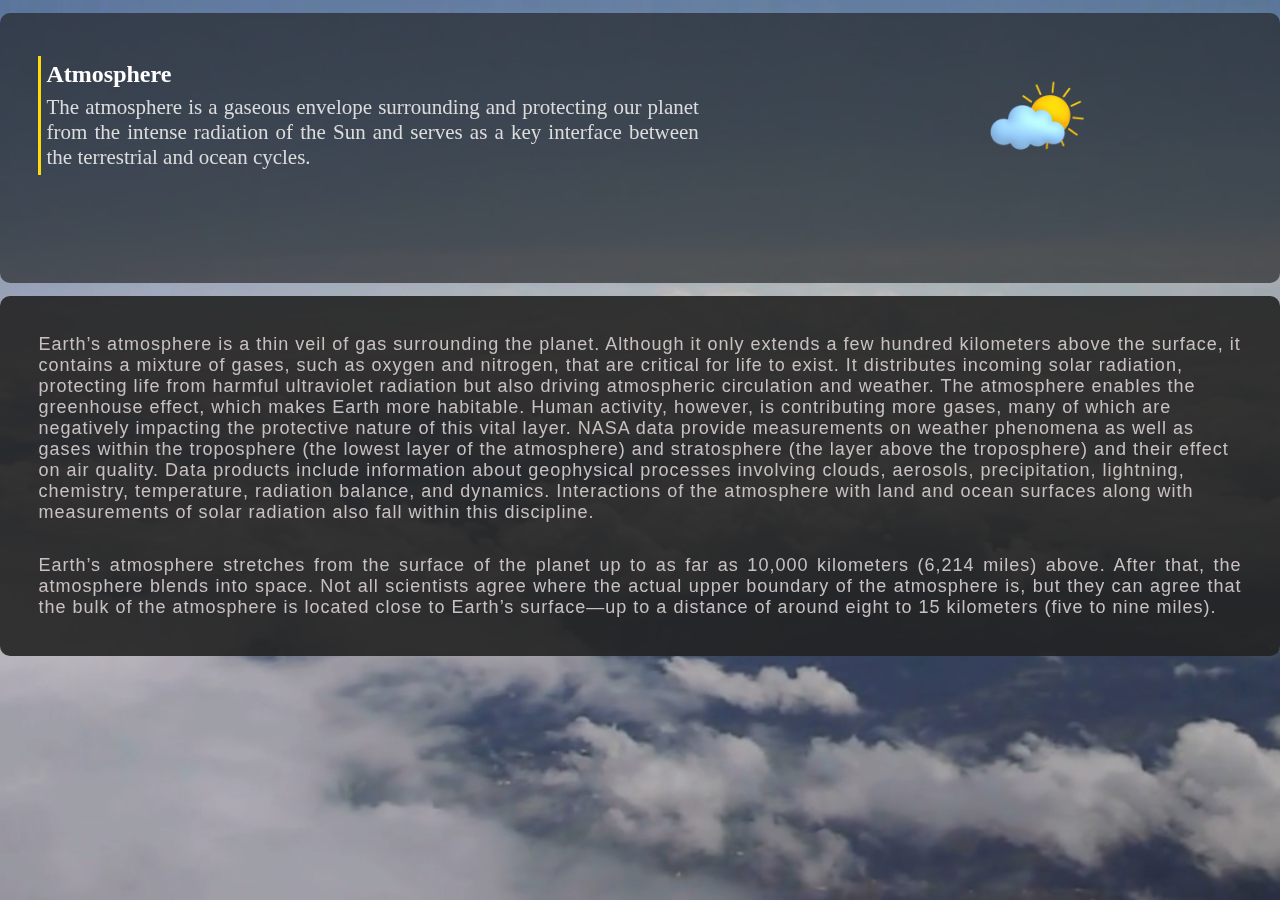
<file: Atmosphere.html>
<!DOCTYPE html>
<html lang="en">
<head>
    <meta charset="UTF-8">
    <meta http-equiv="X-UA-Compatible" content="IE=edge">
    <meta name="viewport" content="width=device-width, initial-scale=1.0">
    <title>Atmosphere</title>
    <link rel="icon" href="OIP.jpeg" />
    <link rel="stylesheet" href="Atmosphere.css">
</head>
<body>
    <video width=100% height="auto" id="bgvideo" muted="true" autoplay playsinline loop>
        <source src="atmoshere.mp4" type="video/mp4" alt="background">
    </video>
    <div class="container">
        <div class="container-text">
        <h2>Atmosphere</h2>
        <h6>The atmosphere is a gaseous envelope surrounding and protecting our planet from the intense radiation of the Sun and serves as a key interface between the terrestrial and ocean cycles. </h6>
        </div>
        <img src="1664477671498.png" alt="cloud&sun">
    </div>
    <div class="container-paragraphs">
        <p class="first-paragraph">Earth’s atmosphere is a thin veil of gas surrounding the planet. Although it only
            extends a few hundred kilometers above the surface, it contains a mixture of gases, such as oxygen and
            nitrogen, that are critical for life to exist. It distributes incoming solar radiation, protecting life
            from harmful ultraviolet radiation but also driving atmospheric circulation and weather. The atmosphere
            enables the greenhouse effect, which makes Earth more habitable. Human activity, however, is contributing
            more gases, many of which are negatively impacting the protective nature of this vital layer. NASA data
            provide measurements on weather phenomena as well as gases within the troposphere (the lowest layer of the
            atmosphere) and stratosphere (the layer above the troposphere) and their effect on air quality.
            Data products include information about geophysical processes involving clouds, aerosols, precipitation,
            lightning, chemistry, temperature, radiation balance, and dynamics. Interactions of the atmosphere with land
            and ocean surfaces along with measurements of solar radiation also fall within this discipline.</p>
        <p class="second-paragraph">Earth’s atmosphere stretches from the surface of the planet up to as far as 10,000 kilometers (6,214 miles)
            above. After that, the atmosphere blends into space. Not all scientists agree where the actual upper boundary
            of the atmosphere is, but they can agree that the bulk of the atmosphere is located close to Earth’s surface—up
            to a distance of around eight to 15 kilometers (five to nine miles).</p>
    </div>
</body>
</html>
</file>
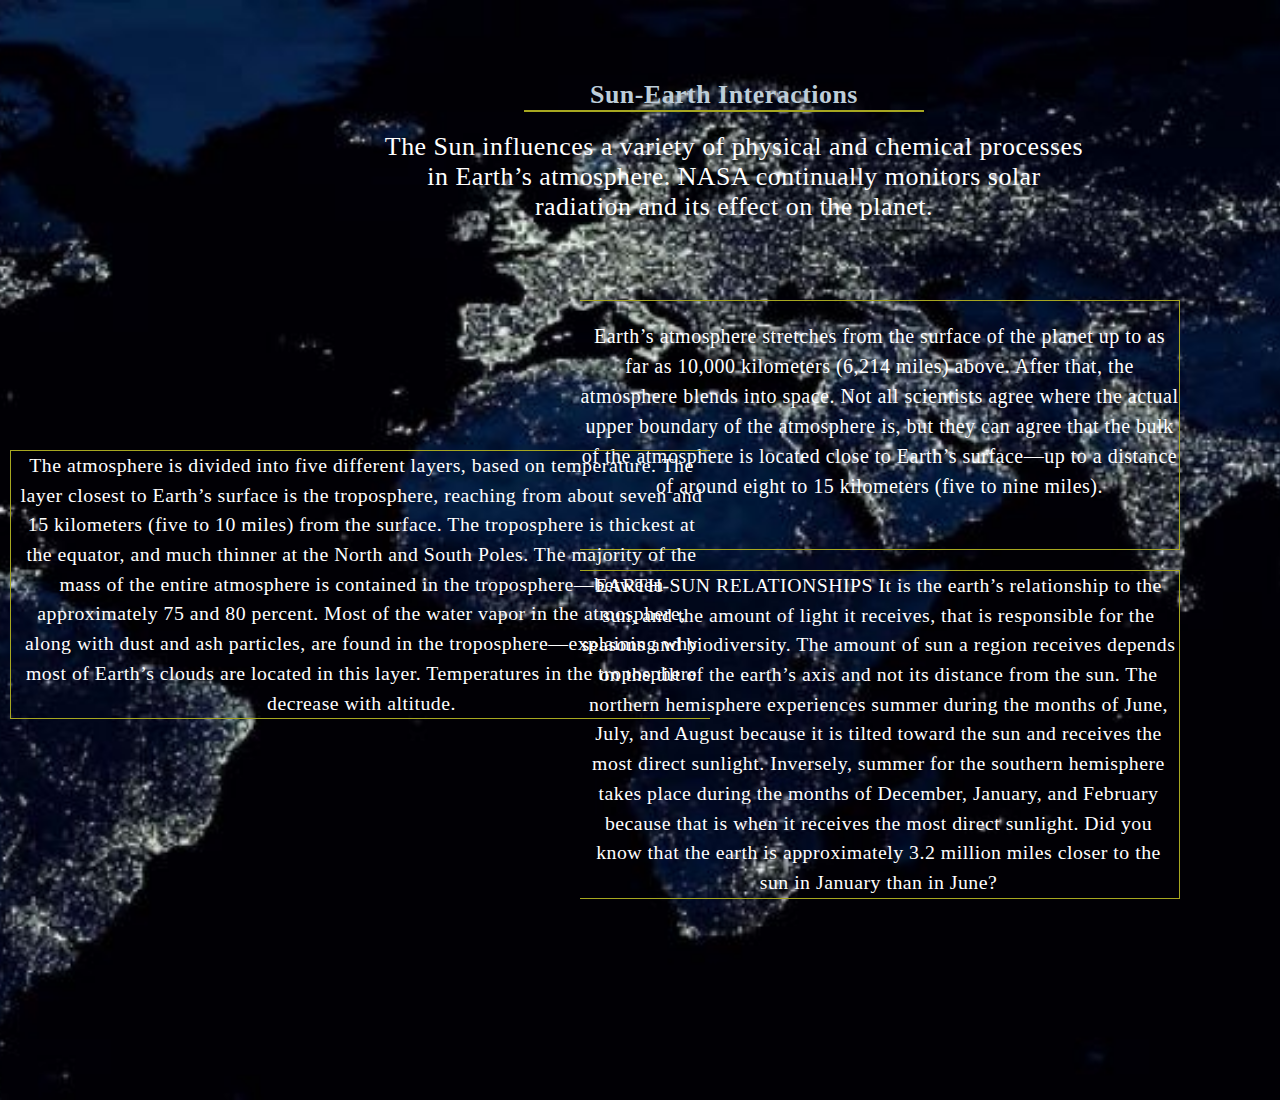
<file: dashboard index.html>
<!DOCTYPE html>
<html lang="en">
<head>
    <meta charset="UTF-8">
    <meta http-equiv="X-UA-Compatible" content="IE=edge">
    <meta name="viewport" content="width=device-width, initial-scale=1.0">
    <link rel="stylesheet" href="dashboard style.css">
    <title>Sun Earth Interaction</title>
</head>
<body>
    <header class="toppage">
        <img src="3d57f8c8-f9d2-4c2f-9eea-cf141cc0bc76.jfif" alt="your browser does not support this typw of images">
        <section class="info1">Earth’s atmosphere stretches from the surface of the planet up to as far as 10,000 kilometers (6,214 miles) above. After that, the atmosphere blends into space. Not all scientists agree where the actual upper boundary of the atmosphere is, but they can agree that the bulk of the atmosphere is located close to Earth’s surface—up to a distance of around eight to 15 kilometers (five to nine miles).</section>
        <section class="info2"><p> The atmosphere is divided into five different layers, based on temperature. The layer closest to Earth’s surface is the troposphere, reaching from about seven and 15 kilometers (five to 10 miles) from the surface. The troposphere is thickest at the equator, and much thinner at the North and South Poles. The majority of the mass of the entire atmosphere is contained in the troposphere—between approximately 75 and 80 percent. Most of the water vapor in the atmosphere, along with dust and ash particles, are found in the troposphere—explaining why most of Earth’s clouds are located in this layer. Temperatures in the troposphere decrease with altitude.</p></section>
        <section class="info3"><p>EARTH-SUN RELATIONSHIPS
            It is the earth’s relationship to the sun, and the amount of light it receives, that is responsible for the seasons and biodiversity. The amount of sun a region receives depends on the tilt of the earth’s axis and not its distance from the sun. The northern hemisphere experiences summer during the months of June, July, and August because it is tilted toward the sun and receives the most direct sunlight. Inversely, summer for the southern hemisphere takes place during the months of December, January, and February because that is when it receives the most direct sunlight. Did you know that the earth is approximately 3.2 million miles closer to the sun in January than in June?</p></section>
    </header>
    <article class="articlehead">
        <article>
           <h1>Sun-Earth Interactions</h1> 
             <p> The Sun influences a variety of physical and chemical processes in Earth’s atmosphere. NASA continually monitors solar radiation and its effect on the planet.</p>
        </article>
</body>
</html>
</file>
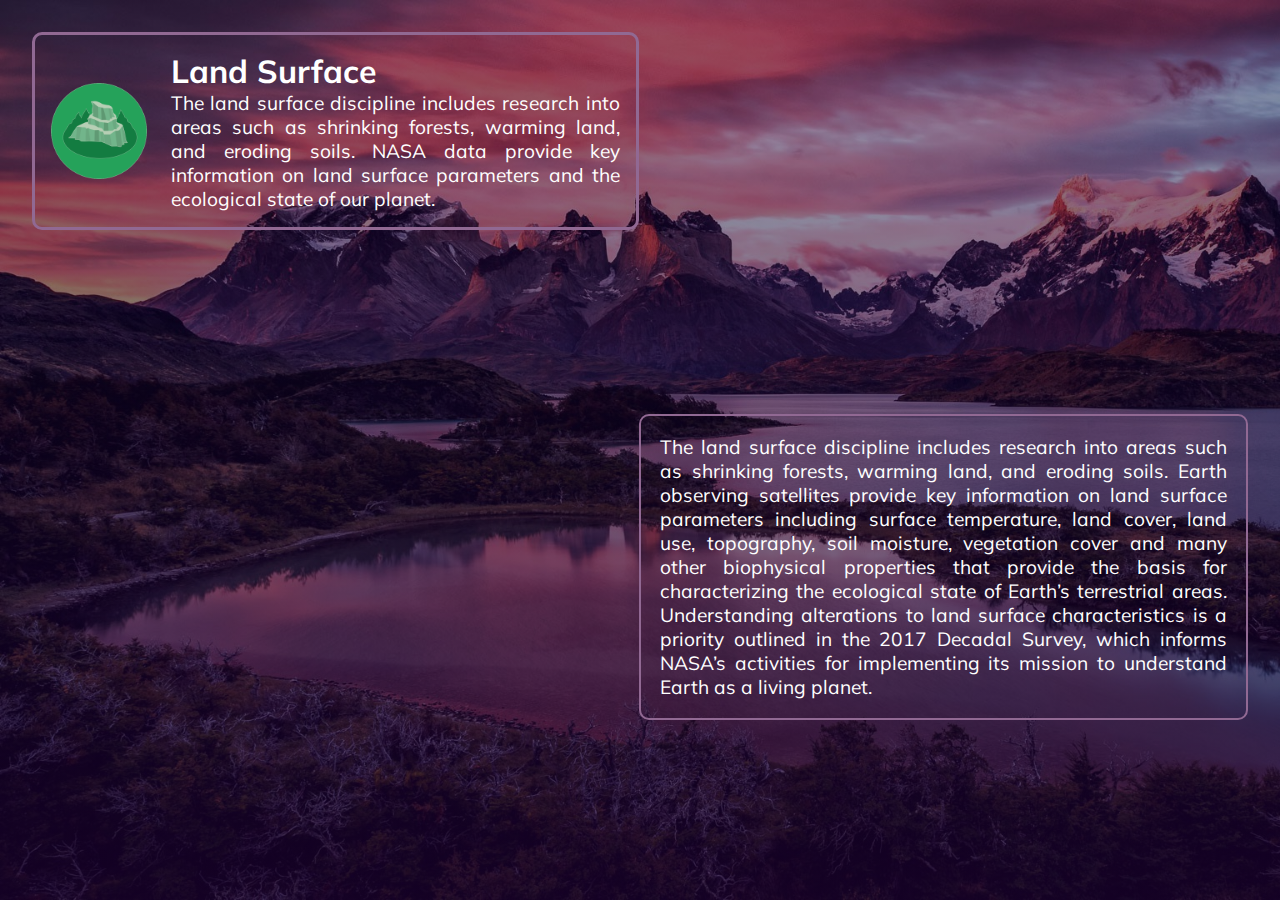
<file: land.html>
<!DOCTYPE html>
<html lang="en">
<head>
    <meta charset="UTF-8">
    <meta http-equiv="X-UA-Compatible" content="IE=edge">
    <meta name="viewport" content="width=device-width, initial-scale=1.0">
    <link rel="icon" href="OIP.jpeg" />
    <title>Land Surface</title>
    <link rel="stylesheet" href="land.css">
</head>
<!--<i class="fa-light fa-up-right-and-down-left-from-center"></i>-->
<body>
    <aside>
        <img src="land-surface-icon.png" alt="Land Surface">
        <div>
            <h1>Land Surface</h1>
            <p>The land surface discipline includes research into areas such as shrinking forests, warming land, and eroding soils. NASA data provide key information on land surface parameters and the ecological state of our planet.</p>
        </div>
    </aside>
    <section>
        <p>The land surface discipline includes research into areas such as shrinking forests, warming land, and eroding soils. Earth observing satellites provide key information on land surface parameters including surface temperature, land cover, land use, topography, soil moisture, vegetation cover and many other biophysical properties that provide the basis for characterizing the ecological state of Earth’s terrestrial areas. Understanding alterations to land surface characteristics is a priority outlined in the 2017 Decadal Survey, which informs NASA’s activities for implementing its mission to understand Earth as a living planet.</p>
    </section>
</body>
</html>
</file>
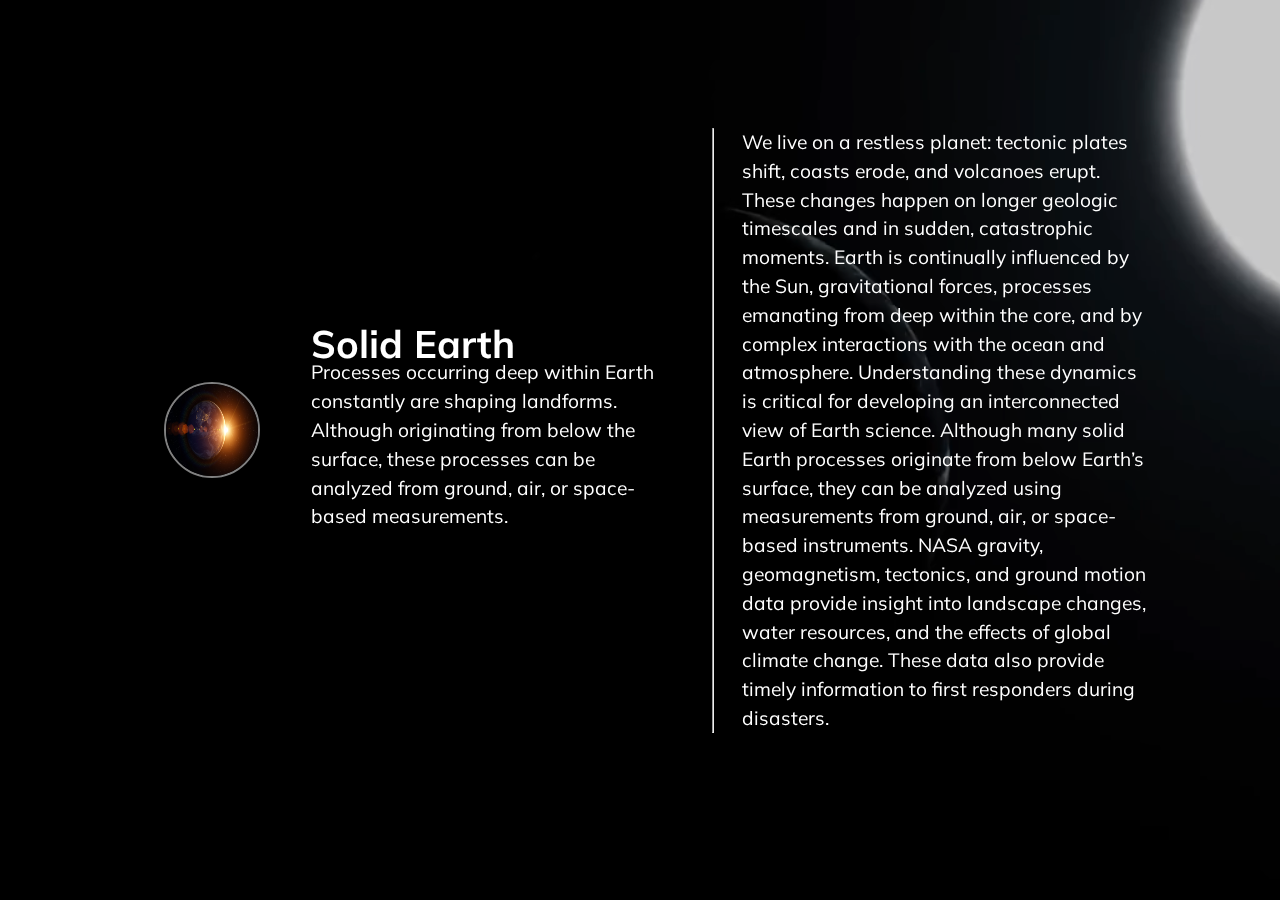
<file: solidearth.html>
<!DOCTYPE html>
<html lang="en">
<head>
    <meta charset="UTF-8">
    <meta http-equiv="X-UA-Compatible" content="IE=edge">
    <meta name="viewport" content="width=device-width, initial-scale=1.0">
    <link rel="icon" href="OIP.jpeg" />
    <title>Solid Earth</title>
    <link rel="stylesheet" href="solidearth.css">
</head>
<body>
    <video width=100% height="auto" id="bgvideo" muted="true" autoplay playsinline loop>
        <source src="earth-layers.mp4" type="video/mp4" alt="background">
    </video>
    <aside>
        <img src="Interaction.jpg">
        <div>
            <h1>Solid Earth</h1>
            <p>Processes occurring deep within Earth constantly are shaping landforms. Although originating from below the surface, these processes can be analyzed from ground, air, or space-based measurements.</p>    
        </div>
    </aside>
    <hr>
    <section>
        <p>We live on a restless planet: tectonic plates shift, coasts erode, and volcanoes erupt. These changes happen on longer geologic timescales and in sudden, catastrophic moments.
            Earth is continually influenced by the Sun, gravitational forces, processes emanating from deep within the core, and by complex interactions with the ocean and atmosphere.
            Understanding these dynamics is critical for developing an interconnected view of Earth science. Although many solid Earth processes originate from below Earth’s surface, they can be analyzed using measurements from ground, air, or space-based instruments.
            NASA gravity, geomagnetism, tectonics, and ground motion data provide insight into landscape changes, water resources, and the effects of global climate change. These data also provide timely information to first responders during disasters.</p>
    </section>
</body>
</html>
</file>
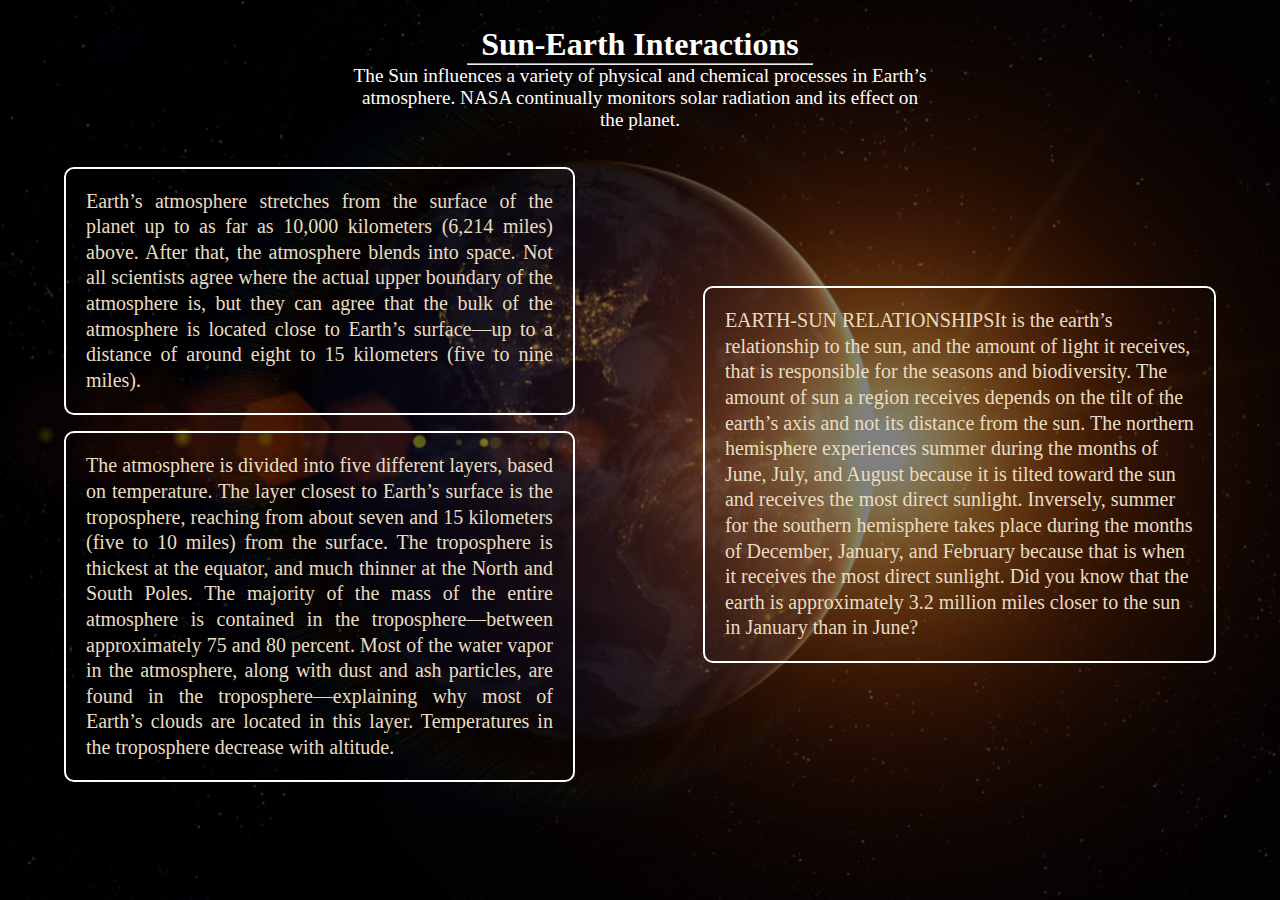
<file: sun&earth.html>
<!DOCTYPE html>
<html lang="en">
<head>
    <meta charset="UTF-8">
    <meta http-equiv="X-UA-Compatible" content="IE=edge">
    <meta name="viewport" content="width=device-width, initial-scale=1.0">
    <link rel="icon" href="OIP.jpeg" />
    <link rel="stylesheet" href="sun&earth.css">
    <title>Sun Earth Interaction</title>
</head>
<body>
    <header>
        <h1>Sun-Earth Interactions</h1>
        <hr>
        <p> The Sun influences a variety of physical and chemical processes in Earth’s atmosphere. NASA continually monitors solar radiation and its effect on the planet.</p>
    </header>
    <br><br>
    <footer>
        <article>
            <div class="top">
                <p>Earth’s atmosphere stretches from the surface of the planet up to as far as 10,000 kilometers (6,214 miles) above. After that, the atmosphere blends into space. Not all scientists agree where the actual upper boundary of the atmosphere is, but they can agree that the bulk of the atmosphere is located close to Earth’s surface—up to a distance of around eight to 15 kilometers (five to nine miles).</p>
            </div>
            <div class="bottom">
                <p> The atmosphere is divided into five different layers, based on temperature. The layer closest to Earth’s surface is the troposphere, reaching from about seven and 15 kilometers (five to 10 miles) from the surface. The troposphere is thickest at the equator, and much thinner at the North and South Poles. The majority of the mass of the entire atmosphere is contained in the troposphere—between approximately 75 and 80 percent. Most of the water vapor in the atmosphere, along with dust and ash particles, are found in the troposphere—explaining why most of Earth’s clouds are located in this layer. Temperatures in the troposphere decrease with altitude.</p>
            </div>
        </article>
        <aside>
            <p>EARTH-SUN RELATIONSHIPSIt is the earth’s relationship to the sun, and the amount of light it receives, that is responsible for the seasons and biodiversity. The amount of sun a region receives depends on the tilt of the earth’s axis and not its distance from the sun. The northern hemisphere experiences summer during the months of June, July, and August because it is tilted toward the sun and receives the most direct sunlight. Inversely, summer for the southern hemisphere takes place during the months of December, January, and February because that is when it receives the most direct sunlight. Did you know that the earth is approximately 3.2 million miles closer to the sun in January than in June?</p>
        </aside>
    </footer>
</body>
</html>
</file>
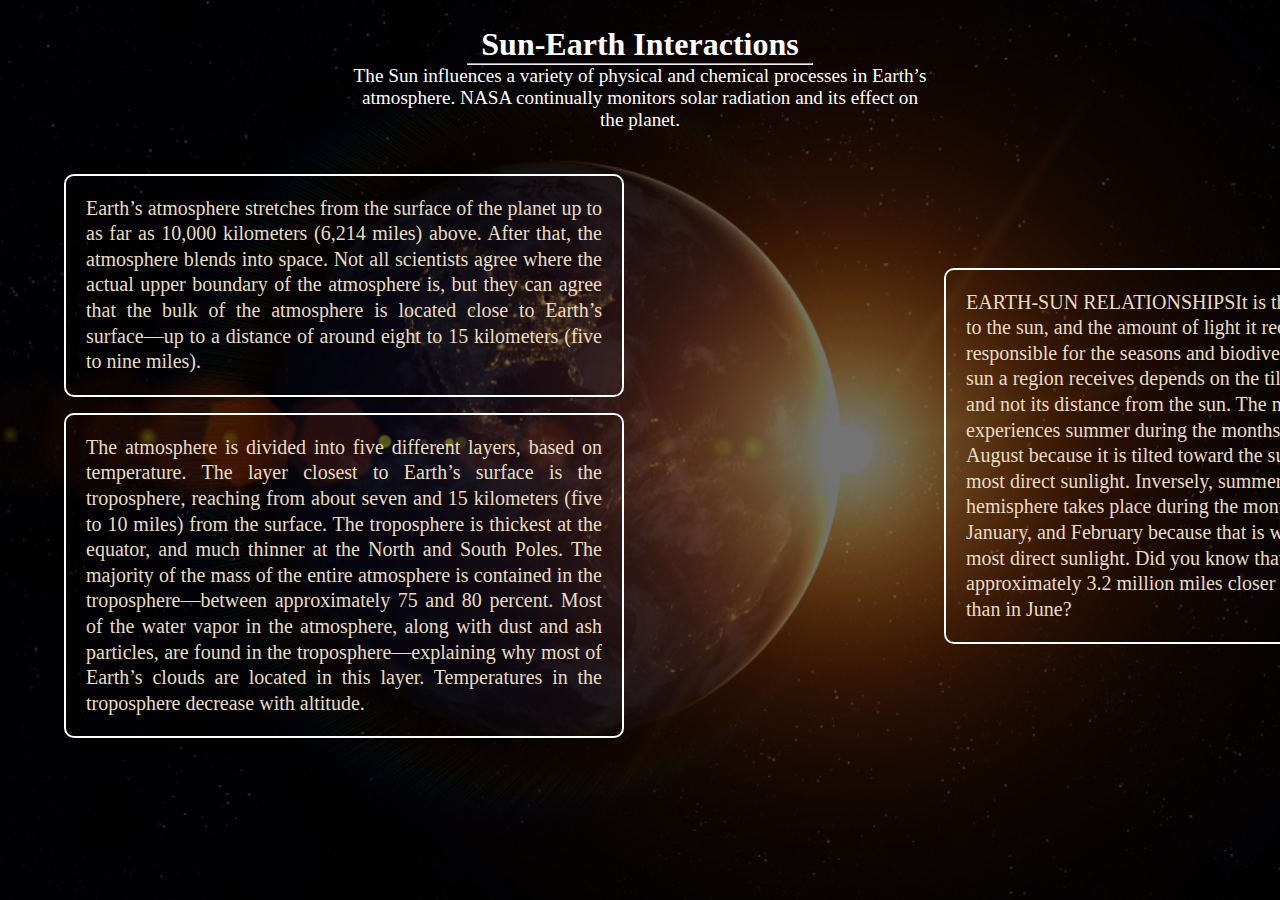
<file: Earth Data Analysis Developers Wanted/sun&earth.html>
<!DOCTYPE html>
<html lang="en">
<head>
    <meta charset="UTF-8">
    <meta http-equiv="X-UA-Compatible" content="IE=edge">
    <meta name="viewport" content="width=device-width, initial-scale=1.0">
    <link rel="icon" href="OIP.jpeg" />
    <link rel="stylesheet" href="sun&earth.css">
    <title>Sun Earth Interaction</title>
</head>
<body>
    <header>
        <div>
            <img src="Interaction.jpg" alt="your browser does not support this type of images">
        </div>
        <h1>Sun-Earth Interactions</h1>
        <hr>
        <p> The Sun influences a variety of physical and chemical processes in Earth’s atmosphere. NASA continually monitors solar radiation and its effect on the planet.</p>
    </header>
    <br><br>
    <footer>
        <article>
            <div class="top">
                <p>Earth’s atmosphere stretches from the surface of the planet up to as far as 10,000 kilometers (6,214 miles) above. After that, the atmosphere blends into space. Not all scientists agree where the actual upper boundary of the atmosphere is, but they can agree that the bulk of the atmosphere is located close to Earth’s surface—up to a distance of around eight to 15 kilometers (five to nine miles).</p>
            </div>
            <div class="bottom">
                <p> The atmosphere is divided into five different layers, based on temperature. The layer closest to Earth’s surface is the troposphere, reaching from about seven and 15 kilometers (five to 10 miles) from the surface. The troposphere is thickest at the equator, and much thinner at the North and South Poles. The majority of the mass of the entire atmosphere is contained in the troposphere—between approximately 75 and 80 percent. Most of the water vapor in the atmosphere, along with dust and ash particles, are found in the troposphere—explaining why most of Earth’s clouds are located in this layer. Temperatures in the troposphere decrease with altitude.</p>
            </div>
        </article>
        <aside>
            <p>EARTH-SUN RELATIONSHIPSIt is the earth’s relationship to the sun, and the amount of light it receives, that is responsible for the seasons and biodiversity. The amount of sun a region receives depends on the tilt of the earth’s axis and not its distance from the sun. The northern hemisphere experiences summer during the months of June, July, and August because it is tilted toward the sun and receives the most direct sunlight. Inversely, summer for the southern hemisphere takes place during the months of December, January, and February because that is when it receives the most direct sunlight. Did you know that the earth is approximately 3.2 million miles closer to the sun in January than in June?</p>
        </aside>
    </footer>
</body>
</html>
</file>
<file: Atmosphere.css>
* {
    margin: 0;
    padding: 0;
    box-sizing: border-box;
}
body {
    user-select: none;
    background-image: url(atmoshere.mp4);
    background-attachment: fixed;
    background-size: cover;
    background-repeat: no-repeat;
}
#bgvideo {
    object-fit: cover;
    z-index: -2;
    position: fixed;
    right: 0;
    bottom: 0;
    width: 100%;
    min-height: 100%;
}
.container {
    background-color: #1e1d1da3;
    overflow: hidden;
    display: flex;
    width: 97%;
    margin: 1% auto;
    border-radius: 10px;
    height: 22vh;
    color: white;
    position: relative;
    justify-content: space-around;
}
img {
    margin-left: 62%;
    width: 15%;
    height: 100%;
    border-radius: 50%;
    width: 10em;
    height: 10em;
}
.container-text {
    position: absolute;
    left: 3%;
    top: 16%;
    width: 52%;
    text-align: justify;
    border-left-color: #ffdb0d;
    border-left-width: 3px;
    border-left-style: solid;
    padding: 0.4%;
    /* height:-webkit-fill-available ;  */
}
p{
    font-family: sans-serif;
}
h6 {
    margin-top: 1%;
    font-size: 21px;
    color: #dddcdc;
    font-weight: 100;
}
.first-paragraph {
    font-size: 18px;
    letter-spacing: 1px;
}
.container-paragraphs {
    display: flex;
    flex-direction: column;
    gap: 2em;
    padding: 3%;
    position: relative;
    width: 97%;
    color: #c9c1c1;
    border-radius: 10px;
    background-color: #222222e6;
    margin: auto;
}
.second-paragraph {
    text-align: justify;
    font-size: 18px;
    letter-spacing: 1px;
}
@media only screen and (max-width: 426px) and (min-width: 320px)
{
    .container{
        height: 65vh;
        width: 100%;
    }
    img{
        position: relative;
        top: 3em;
        width: 7em;
        height: 7em;
    }
    h6{
        font-size: 1.3em;
        padding-left: 10px;
    }
    h2{
        padding-left: 10px;
    }
    .container-paragraphs{
        width: 100%;
    }
    .container-text{
        height: fit-content;
    }
}
@media only screen and (max-width: 769px) and (min-width: 427px)
{
    img{
        position: relative;
        top: 3em;
        width: 7em;
        height: 7em;
    }
    .container{
        height: 30vh;
        width: 100%;
    }
    .container-paragraphs{
        width: 100%;
    }
    .container-text{
        height: fit-content;
    }
}
@media only screen and (max-width: 1440px) and (min-width: 770px)
{
    img{
        position: relative;
        top: 3em;
        width: 7em;
        height: 7em;
    }
    .container{
        height: 30vh;
        width: 100%;
    }
    .container-paragraphs{
        width: 100%;
        
    }
    .container-text{
        height: fit-content;
    }
}
</file>
<file: dashboard style.css>
*{
    padding: 0;
    margin: 0;
    box-sizing: border-box;
    font-size: larger;
    text-align: center;
    letter-spacing: .5px;
}
header img{
    width: -webkit-fill-available;
    height: 1100px;;
    z-index: -1;
    user-select: none;
    object-fit: cover;
}
.articlehead{
    width: 400px;
    height: 100px;
    z-index: 100;
    position: absolute;
    bottom: 80%;
    color: white;
    left: 30%;
    font-size:large;
}
.articlehead h1{
    margin-bottom: 20px;
    color:#bdcdd9;
    border-bottom: 2px solid rgb(167, 167, 32);
    width: 400px;
    margin-left: 50px;
    position: relative;
    left: 90px;
}
.articlehead p {
    width: 700px;
}
.articlehead img{
    width: 200px;
}
.articlehead section{
    position: absolute;
    left: 425px;
    bottom: 20%;
    position: absolute;
    bottom: -62%;
}
.info1{
    position: absolute;
    top: 300px;
    display: inline-block;
    color: white;
    width: 600px;
    height: 250px;
    padding-top: 20px;
    font-size: 20px;
    line-height: 1.5;
    right: 100px;
    border-right: 1px solid rgb(167, 167, 32);
    border-top: 1px solid rgb(167, 167, 32);
    border-bottom: 1px solid rgb(167, 167, 32);
    text-align: center;
}
.info2{
    display: inline-block;
    color: white;
    width: 700px;
    font-size: 16.5px;
    line-height: 1.5;
    border-left: 1px solid rgb(167, 167, 32);
    border-top: 1px solid rgb(167, 167, 32);
    border-bottom: 1px solid rgb(167, 167, 32);
    position: absolute;
    left:10px;
    top: 450px;
    padding-left: 2px;
    text-align: center;
}
.info3{
    display: inline-block;
    color: white;
    width: 600px;
    font-size: 16.5px;
    line-height: 1.5;
    border-right: 1px solid rgb(167, 167, 32);
    border-top: 1px solid rgb(167, 167, 32);
    border-bottom: 1px solid rgb(167, 167, 32);
    position: absolute;
    right: 100px;
    top: 570px;
    padding-right: 2px;
    text-align: center;
}
@media screen and (min-width:320px) and (max-width:1024px){
    header img {
        width: -webkit-fill-available;
        height: 2390px;
    }
    .info1{
        left: 1em;
        font-size: 1.4em;
        height: auto;
        width: 939px;
        border-right: 2px solid rgb(167, 167, 32);
        border-top: 2px solid rgb(167, 167, 32);
        border-bottom: 2px solid rgb(167, 167, 32);
    }
    .info2{
        top: 25em;
        font-size: 1.2em;
        height: auto;
        width: 985px;
        border-right: 2px solid rgb(167, 167, 32);
        border-top: 2px solid rgb(167, 167, 32);
        border-bottom: 2px solid rgb(167, 167, 32);
    }
    .info3{
        font-size: 1.2em;
        left: .5em;
        width: 979px;
        top: 48em;
        border-right: 2px solid rgb(167, 167, 32);
        border-top: 2px solid rgb(167, 167, 32);
        border-bottom: 2px solid rgb(167, 167, 32);
    }
    .articlehead{
        font-size: 1em;
    }
}
</file>
<file: land.css>
/*start global variable*/
@import url('https://fonts.googleapis.com/css2?family=Edu+VIC+WA+NT+Beginner:wght@500&family=Mulish&display=swap');
:root{
    --color:#000;
    --color1: #916993;
    --color2: #d0c993;
    --color3: #fff;
}
/*end global variable*/
/*start global componets*/
*{
    margin: 0;
    padding: 0;
    box-sizing: border-box;
}
body {
    height: 43em;
    text-align: justify;
    margin: 2em;
    background-image:linear-gradient(rgba(3, 2, 41, 0.4), rgba(28, 1, 51, 0.7)), url(land.jpeg);
    background-attachment: fixed;
    background-size: cover;
    background-repeat: no-repeat;
    user-select: none;
    font-family: 'Mulish', sans-serif;
    color: var(--color3);
    display: flex;
    justify-content: space-between;
}
/* end global componets*/
img {
    filter: brightness(90%);
    margin-top: auto;
    margin-bottom: auto;
    width: 6em;
}
aside {
    margin-bottom: auto;
    border-radius: 10px;
    display: flex;
    gap: 1.5em;
    padding: 1em;
    border: 3px solid var(--color1);
    width: 100%;
}
aside p{
    font-size: 1.2em;
}
section{
    border-radius: 10px;
    font-size: 1.2em;
    padding: 1em;
    border: 2px solid var(--color1);
    width: 100%;
    margin-top: auto;
}
@media screen and (max-width:768px) {
    body {
        gap: 1em;
        display: flex;
        flex-direction: column;
    }
    img {
        margin-left: auto;
        margin-right: auto;
    }
    aside {
        flex-direction: column;
    }
}
@media screen and (max-width:426px){
    img {
        margin-left: auto;
        margin-right: auto;
    }
}
</file>
<file: solidearth.css>
/*start global variable*/
@import url('https://fonts.googleapis.com/css2?family=Edu+VIC+WA+NT+Beginner:wght@500&family=Mulish&display=swap');
:root{
    --color:#000;
    --color1:#fff;
    --color2: #d0c993;
}
/*end global variable*/
/*start global componets*/
*{
    margin: 0;
    padding: 0;
    box-sizing: border-box;
}
body {
    user-select: none;
    line-height: 1.5em;
    font-size: larger;
    margin: 10%;
    background-image:linear-gradient(rgba(0, 0, 0, 0.5), rgba(0, 0, 0, 0.7));
    background-attachment: fixed;
    background-size: cover;
    background-repeat: no-repeat;
    user-select: none;
    color: var(--color1);
    font-family: 'Mulish', sans-serif;
    display: flex;
    justify-content: space-between;
}
/* end global componets*/
#bgvideo {
    object-fit: cover;
    filter: brightness(80%);
    z-index: -2;
    position: fixed;
    right: 0;
    bottom: 0;
    width: 100%;
    min-height: 100%;
}
hr {
    color: var(--color1);
    background-color: var(--color1);
}
img {
    border: 2px solid grey;
    margin-bottom: auto;
    margin-top: auto;
    width: 5em;
    height: 5em;
    border-radius: 50%;
}
section{
    margin-left: 1.5em;
    font-size: 1em;
    width: 40%;
}
aside {
    margin: auto;
    width: 50%;
    display: flex;
}
aside div {
    margin-left: 10%;
}
@media only screen and (max-width: 768px) and (min-width: 320px)
{
    body{
        flex-wrap: wrap;
    }
    hr{
        display: none;
    }
    aside{
        width: 100%;
        margin-bottom: 5em;
    }
    section{
        width: 100%;
        margin-left: 0;
        text-align: center;
    }
}
@media only screen and (max-width: 1024px) and (min-width: 769px)
{
    aside{
        margin: 0;
        width: 50%;
        display: block;
    }
}
</file>
<file: sun&earth.css>
:root{
    --color:#c7c6c7;
    --color1:#000;
    --color2:#EADCC1    ;
    --color3:#c4d4f8;
    --color4:#b7b4e3;
    --color5: #fff;
}
*{
    padding: 0;
    margin: 0;
    box-sizing: border-box;
}
body {
    background-image:linear-gradient(rgba(0, 0, 0, 0.5), rgba(0, 0, 0, 0.5)), url(Interaction.jpg);
    background-attachment: fixed;
    background-size: cover;
    background-repeat: no-repeat;
    user-select: none;
    margin-left: 5%;
    margin-right: 5%;
    margin-top: 2%;
    margin-bottom: 2%;
    color:var(--color5);
}
header {
    height: auto;
    text-align: center;
    margin: auto;
    width: 50%;
}
header p {
    color: var(--color5);
    font-size: 120%;
}
footer p {
    font-size: 125%;
}
header img {
    object-fit: cover;
    filter: brightness(45%);
    z-index: -1;
    position: absolute;
    right: 0;
    bottom: 0;
    width: 100%;
    min-height: 100%;
    -webkit-filter: brightness(45%);
}
hr {
    background-color: var(--color5);
    color: var(--color5);
    margin: auto;
    width: 60%;
}
footer{
    line-height: 160.2%;
    text-align: justify;
    color: var(--color2);
    display: flex;
    gap: 10vw;
}
article {
    width: 100%;
    display: flex;
    flex-direction: column;
    gap: 1em;
}
.top{
    border-radius: 10px;
    border: 2px solid var(--color5);
    width: 100%;
}
.bottom{
    border-radius: 10px;
    border: 2px solid var(--color5);
    width: 100%;
}
article p{
    margin: 1em;
}
aside{
    border-radius: 10px;
    border: 2px solid var(--color5);
    width: 100%;
    text-align: right;
    margin-top: auto;
    margin-bottom: auto;
}
aside p{
    text-align: left;
    margin: 1em;
}
@media screen and (max-width:768px) {
    header {
        width: 100%;
    }
    footer {
        gap: 1em;
        font-size: 0.8em;
        display: flex;
        flex-direction: column;
    }
    article{
        width: 100%;
    }
}
</file>
<file: Earth Data Analysis Developers Wanted/sun&earth.css>
:root{
    --color:#c7c6c7;
    --color1:#000;
    --color2:#EADCC1    ;
    --color3:#c4d4f8;
    --color4:#b7b4e3;
    --color5: #fff;
}
*{
    padding: 0;
    margin: 0;
    box-sizing: border-box;
}
body {
    user-select: none;
    overflow: hidden;
    margin-left: 5%;
    margin-right: 5%;
    margin-top: 2%;
    margin-bottom: 2%;
    color:var(--color5);
}
header {
    height: 7em;
    text-align: center;
    margin: auto;
    width: 50%;
}
header p {
    color: var(--color5);
    font-size: 120%;
}
footer p {
    font-size: 125%;
}
header img {
    object-fit: cover;
    filter: brightness(45%);
    z-index: -1;
    position: absolute;
    right: 0;
    bottom: 0;
    width: 100%;
    min-height: 100%;
    -webkit-filter: brightness(45%);
}
hr {
    background-color: var(--color5);
    color: var(--color5);
    margin: auto;
    width: 60%;
}
footer{
    line-height: 160.2%;
    text-align: justify;
    color: var(--color2);
    display: flex;
    gap: 20em;
}
article {
    display: flex;
    flex-direction: column;
    gap: 1em;
}
.top{
    border-radius: 10px;
    border: 2px solid var(--color5);
    width: 35em;
}
.bottom{
    border-radius: 10px;
    border: 2px solid var(--color5);
    width: 35em;
}
article p{
    margin: 1em;
}
aside{
    border-radius: 10px;
    border: 2px solid var(--color5);
    width: 50%;
    text-align: right;
    margin-top: auto;
    margin-bottom: auto;
}
aside p{
    text-align: left;
    width: 25em;
    margin: 1em;
}
</file>
